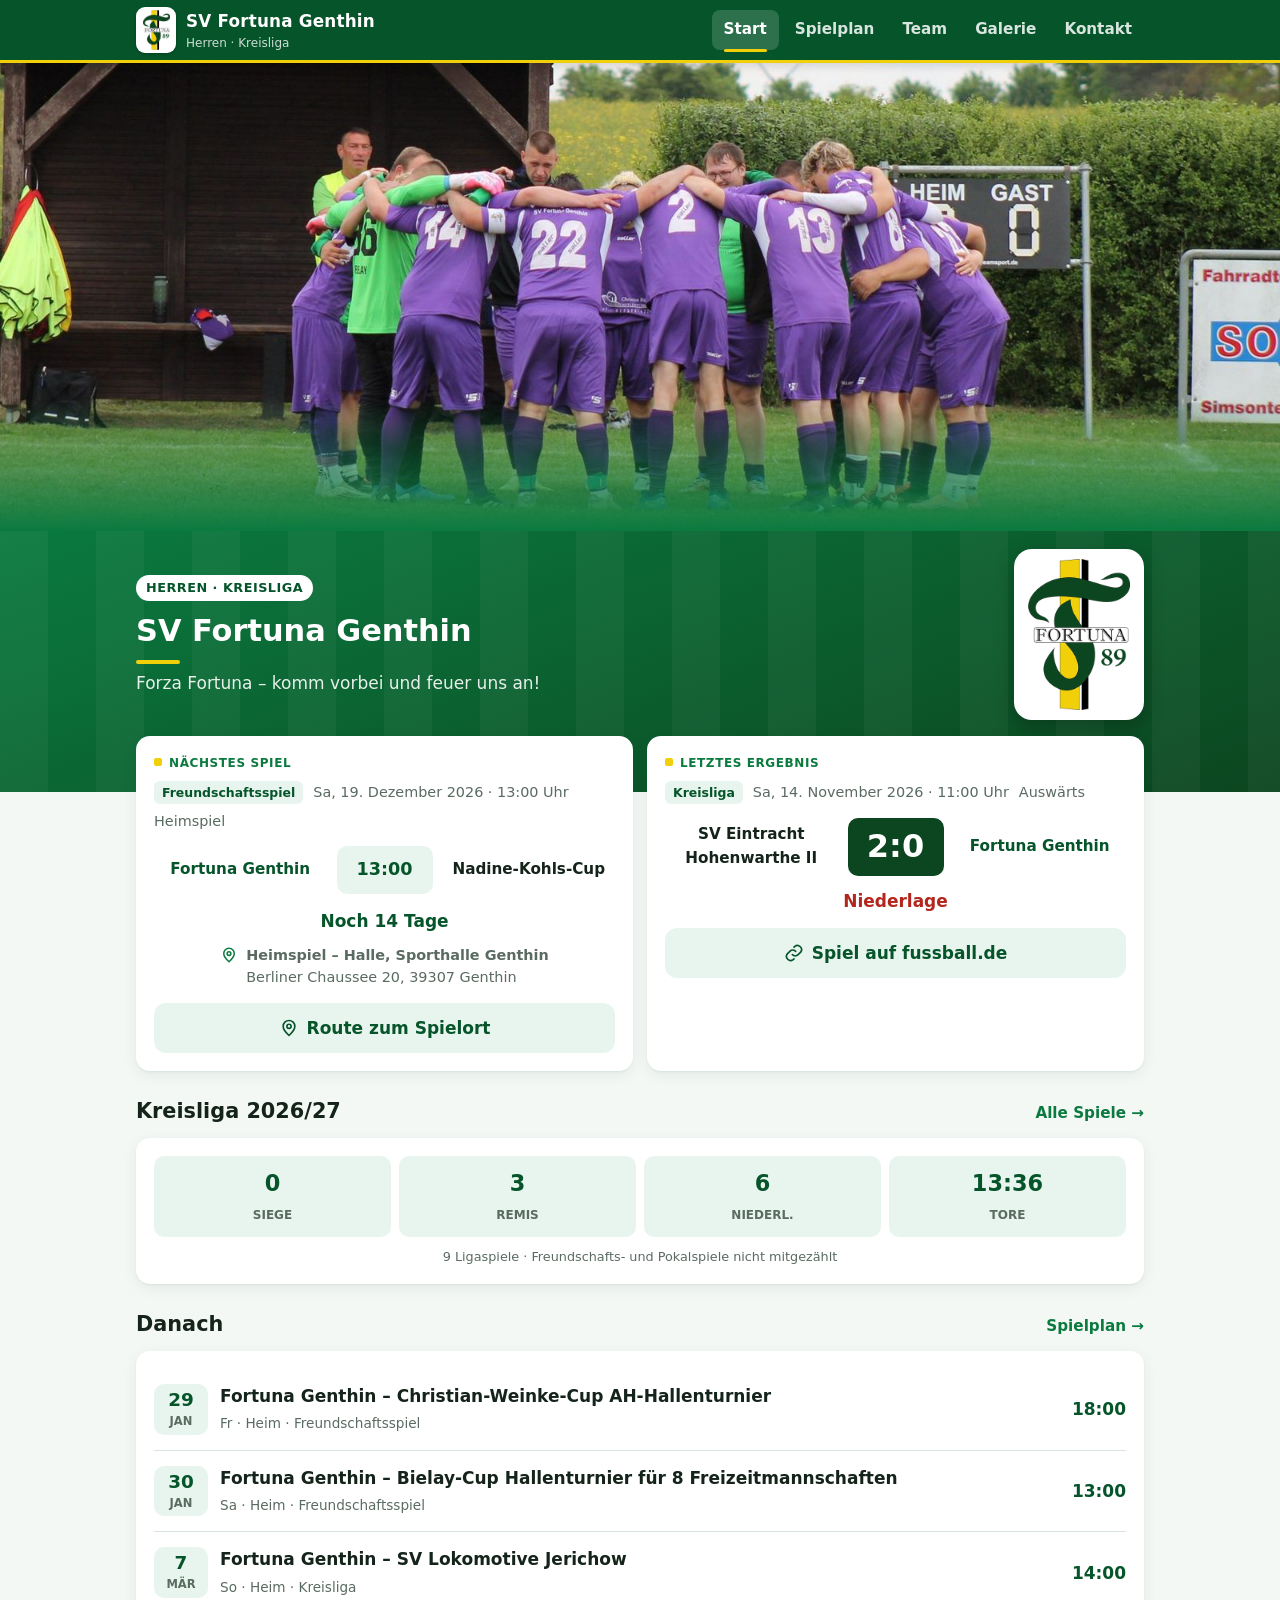
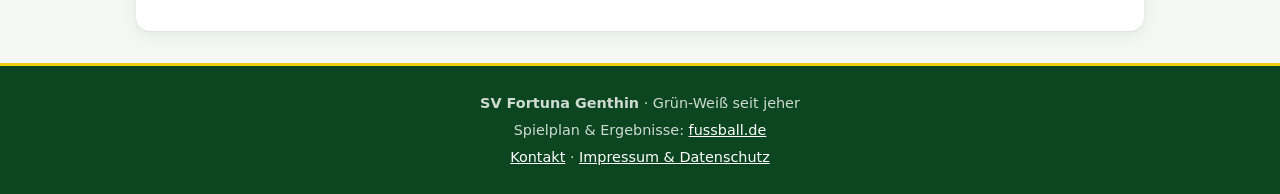
<file: index.html>
<!doctype html>
<html lang="de">
<head>
  <meta charset="utf-8">
  <meta name="viewport" content="width=device-width, initial-scale=1, viewport-fit=cover">
  <title>SV Fortuna Genthin – Herren Kreisliga</title>
  <meta name="description" content="SV Fortuna Genthin – Herrenmannschaft in der Kreisliga. Spielplan, Ergebnisse, Mannschaft, Fotos und Kontakt.">
  <meta name="theme-color" content="#05542a">
  <link rel="icon" href="bilder/favicon-48.png" type="image/png" sizes="48x48">
  <link rel="apple-touch-icon" href="bilder/apple-touch-icon.png">
  <link rel="preload" as="image" href="bilder/mannschaft-800.jpg" imagesrcset="bilder/mannschaft-800.jpg 800w, bilder/mannschaft-1600.jpg 1600w" imagesizes="100vw">
  <link rel="stylesheet" href="css/style.css">
</head>
<body data-seite="start">
  <figure class="teamfoto">
    <img src="bilder/mannschaft-800.jpg"
         srcset="bilder/mannschaft-800.jpg 800w, bilder/mannschaft-1600.jpg 1600w"
         sizes="100vw" width="1600" height="800" fetchpriority="high"
         alt="Die Herren des SV Fortuna Genthin im Mannschaftskreis vor dem Anpfiff">
  </figure>
  <div class="hero">
    <div class="container">
      <div class="hero-text">
      <span class="liga">Herren · Kreisliga</span>
      <h1>SV Fortuna Genthin</h1>
      <p>Forza Fortuna – komm vorbei und feuer uns an!</p>
      </div>
      <div class="hero-logo"><img src="bilder/logo.png" alt="Vereinslogo Fortuna 89" width="270" height="400"></div>
    </div>
  </div>
  <main class="container">
    <div id="inhalt"><p class="laden">Lädt …</p></div>
    <noscript><div class="fehler">Bitte JavaScript aktivieren, damit die Inhalte angezeigt werden.</div></noscript>
  </main>
  <script src="js/main.js" defer></script>
</body>
</html>
</file>
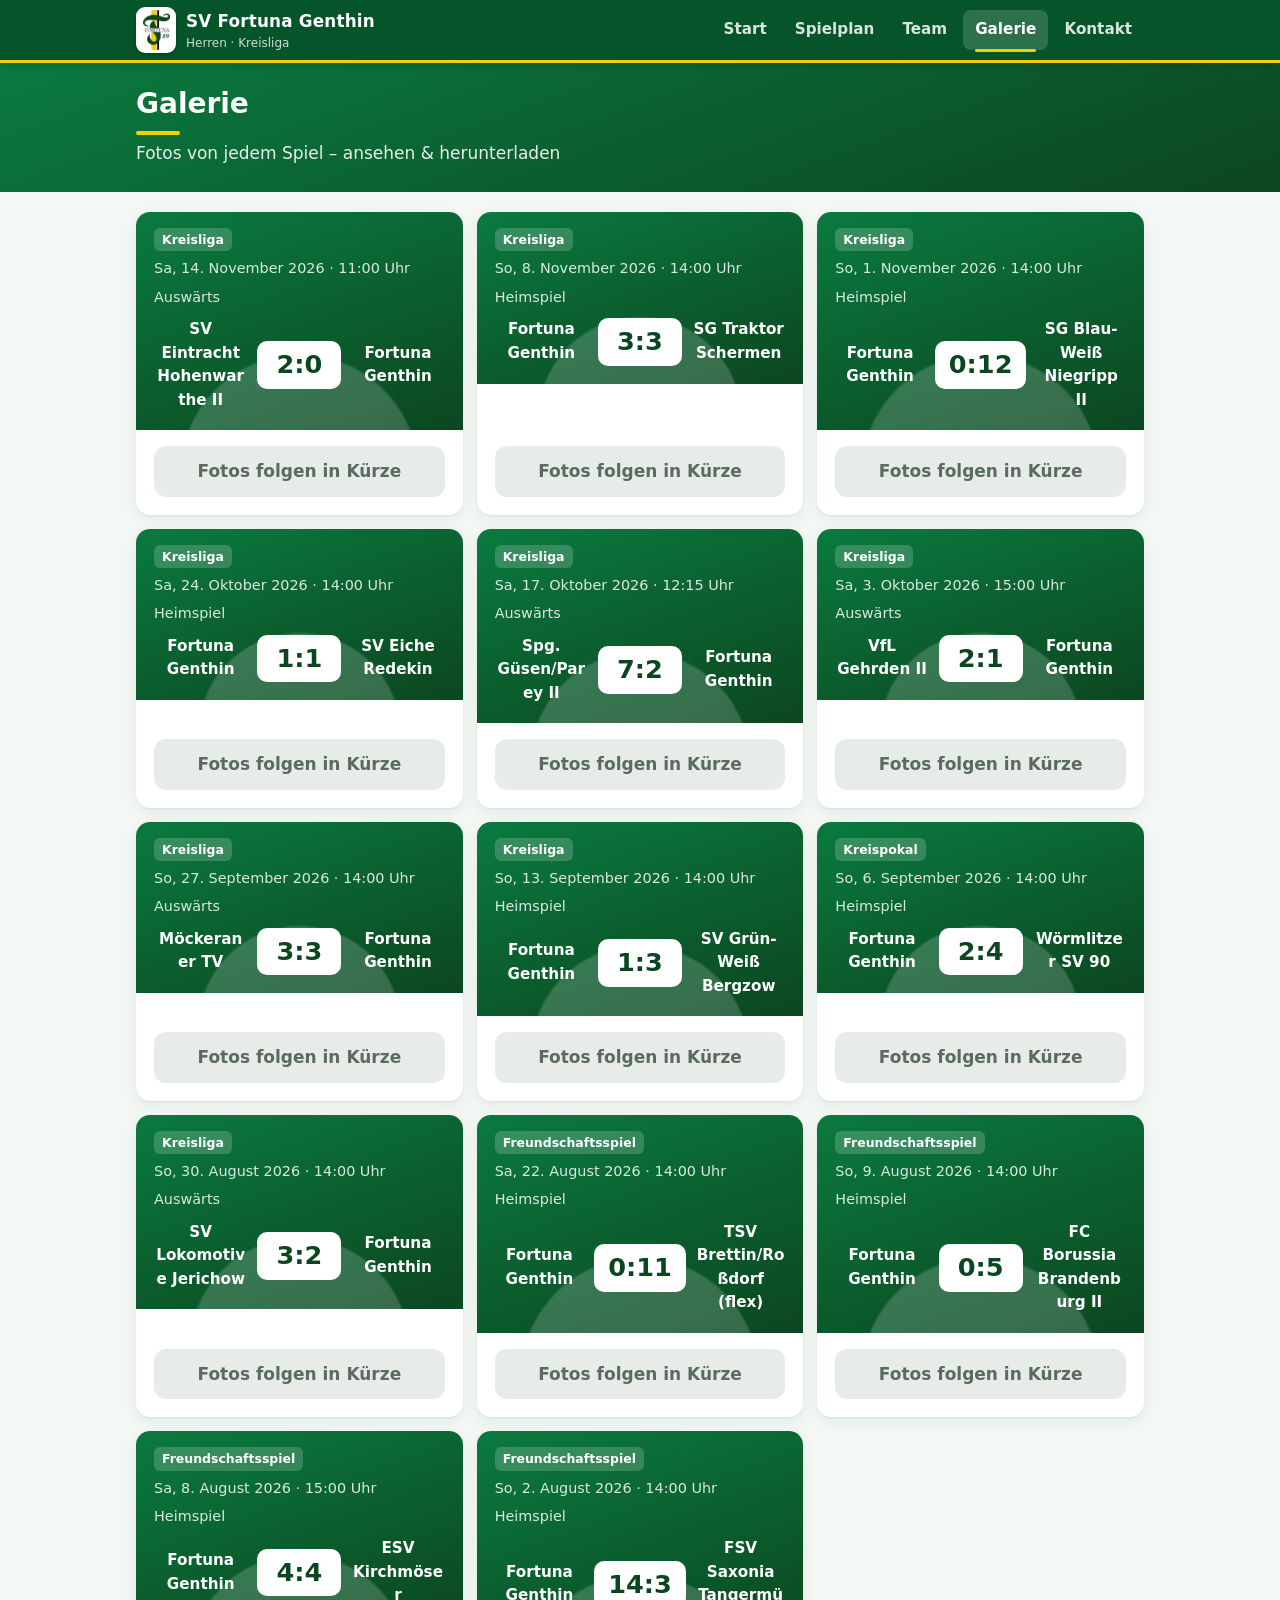
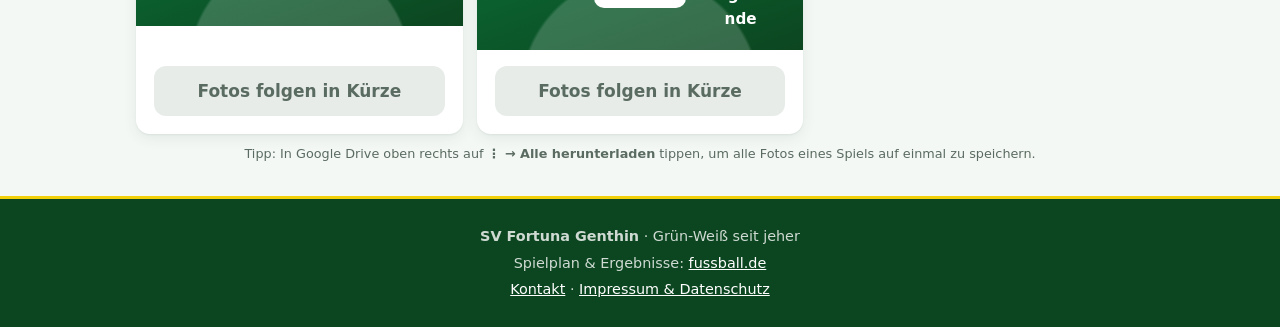
<file: galerie.html>
<!doctype html>
<html lang="de">
<head>
  <meta charset="utf-8">
  <meta name="viewport" content="width=device-width, initial-scale=1, viewport-fit=cover">
  <title>Galerie – SV Fortuna Genthin</title>
  <meta name="description" content="SV Fortuna Genthin – Herrenmannschaft in der Kreisliga. Spielplan, Ergebnisse, Mannschaft, Fotos und Kontakt.">
  <meta name="theme-color" content="#05542a">
  <link rel="icon" href="bilder/favicon-48.png" type="image/png" sizes="48x48">
  <link rel="apple-touch-icon" href="bilder/apple-touch-icon.png">
  <link rel="stylesheet" href="css/style.css">
</head>
<body data-seite="galerie">
  <div class="seitenkopf">
    <div class="container">
      <h1>Galerie</h1>
      <p>Fotos von jedem Spiel – ansehen & herunterladen</p>
    </div>
  </div>
  <main class="container">
    <div id="inhalt"><p class="laden">Lädt …</p></div>
    <noscript><div class="fehler">Bitte JavaScript aktivieren, damit die Inhalte angezeigt werden.</div></noscript>
  </main>
  <script src="js/main.js" defer></script>
</body>
</html>
</file>
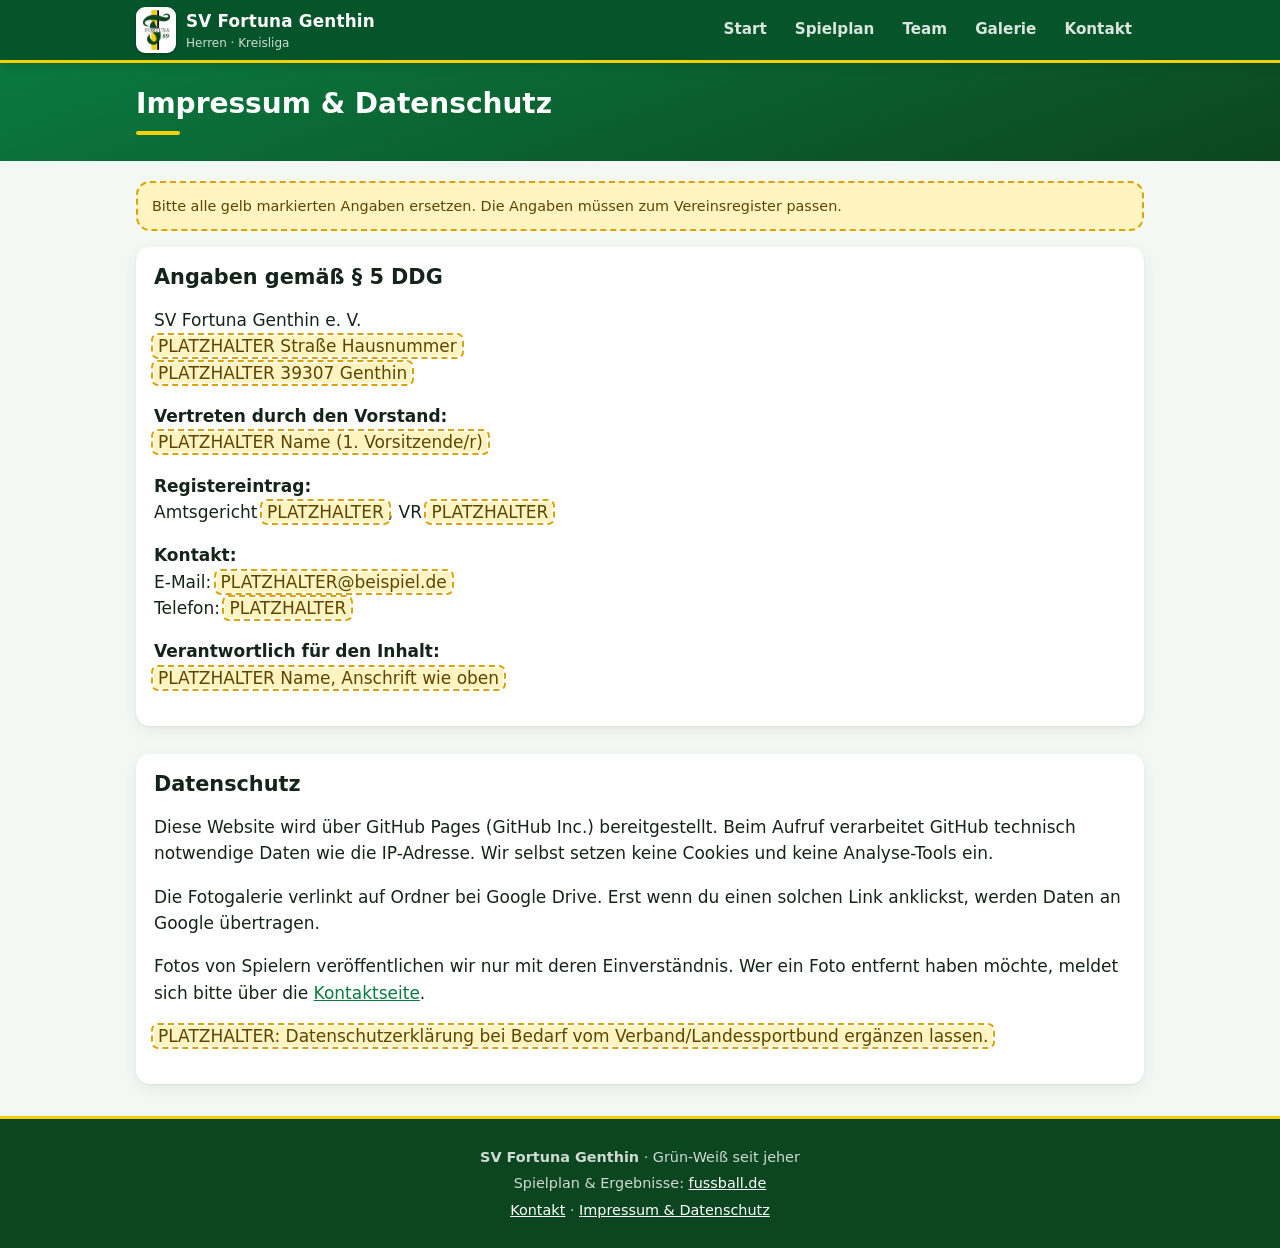
<file: impressum.html>
<!doctype html>
<html lang="de">
<head>
  <meta charset="utf-8">
  <meta name="viewport" content="width=device-width, initial-scale=1, viewport-fit=cover">
  <title>Impressum – SV Fortuna Genthin</title>
  <meta name="theme-color" content="#05542a">
  <meta name="robots" content="noindex">
  <link rel="icon" href="bilder/favicon-48.png" type="image/png" sizes="48x48">
  <link rel="apple-touch-icon" href="bilder/apple-touch-icon.png">
  <link rel="stylesheet" href="css/style.css">
</head>
<body data-seite="impressum">
  <div class="seitenkopf">
    <div class="container">
      <h1>Impressum &amp; Datenschutz</h1>
    </div>
  </div>
  <main class="container">
    <div class="hinweis-platzhalter">Bitte alle gelb markierten Angaben ersetzen. Die Angaben müssen zum Vereinsregister passen.</div>
    <section class="karte">
      <h2>Angaben gemäß § 5 DDG</h2>
      <p>SV Fortuna Genthin e.&nbsp;V.<br>
      <span class="platzhalter">PLATZHALTER Straße Hausnummer</span><br>
      <span class="platzhalter">PLATZHALTER 39307 Genthin</span></p>
      <p><strong>Vertreten durch den Vorstand:</strong><br>
      <span class="platzhalter">PLATZHALTER Name (1. Vorsitzende/r)</span></p>
      <p><strong>Registereintrag:</strong><br>
      Amtsgericht <span class="platzhalter">PLATZHALTER</span>, VR <span class="platzhalter">PLATZHALTER</span></p>
      <p><strong>Kontakt:</strong><br>
      E-Mail: <span class="platzhalter">PLATZHALTER@beispiel.de</span><br>
      Telefon: <span class="platzhalter">PLATZHALTER</span></p>
      <p><strong>Verantwortlich für den Inhalt:</strong><br>
      <span class="platzhalter">PLATZHALTER Name, Anschrift wie oben</span></p>
    </section>
    <section class="karte">
      <h2>Datenschutz</h2>
      <p>Diese Website wird über GitHub Pages (GitHub Inc.) bereitgestellt. Beim Aufruf verarbeitet GitHub technisch notwendige Daten wie die IP-Adresse. Wir selbst setzen keine Cookies und keine Analyse-Tools ein.</p>
      <p>Die Fotogalerie verlinkt auf Ordner bei Google Drive. Erst wenn du einen solchen Link anklickst, werden Daten an Google übertragen.</p>
      <p>Fotos von Spielern veröffentlichen wir nur mit deren Einverständnis. Wer ein Foto entfernt haben möchte, meldet sich bitte über die <a href="kontakt.html">Kontaktseite</a>.</p>
      <p><span class="platzhalter">PLATZHALTER: Datenschutzerklärung bei Bedarf vom Verband/Landessportbund ergänzen lassen.</span></p>
    </section>
  </main>
  <script src="js/main.js" defer></script>
</body>
</html>
</file>
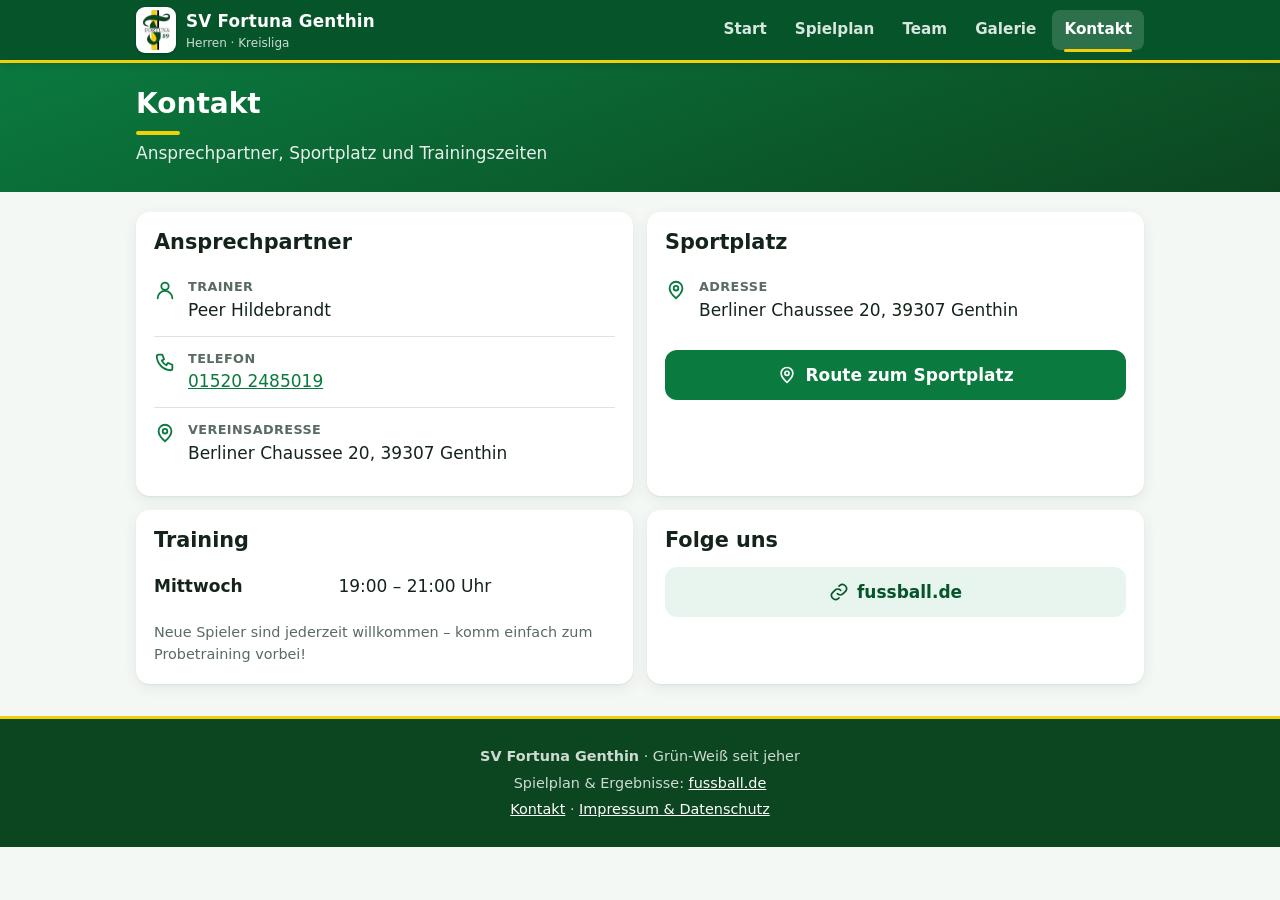
<file: kontakt.html>
<!doctype html>
<html lang="de">
<head>
  <meta charset="utf-8">
  <meta name="viewport" content="width=device-width, initial-scale=1, viewport-fit=cover">
  <title>Kontakt – SV Fortuna Genthin</title>
  <meta name="description" content="SV Fortuna Genthin – Herrenmannschaft in der Kreisliga. Spielplan, Ergebnisse, Mannschaft, Fotos und Kontakt.">
  <meta name="theme-color" content="#05542a">
  <link rel="icon" href="bilder/favicon-48.png" type="image/png" sizes="48x48">
  <link rel="apple-touch-icon" href="bilder/apple-touch-icon.png">
  <link rel="stylesheet" href="css/style.css">
</head>
<body data-seite="kontakt">
  <div class="seitenkopf">
    <div class="container">
      <h1>Kontakt</h1>
      <p>Ansprechpartner, Sportplatz und Trainingszeiten</p>
    </div>
  </div>
  <main class="container">
    <div id="inhalt"><p class="laden">Lädt …</p></div>
    <noscript><div class="fehler">Bitte JavaScript aktivieren, damit die Inhalte angezeigt werden.</div></noscript>
  </main>
  <script src="js/main.js" defer></script>
</body>
</html>
</file>
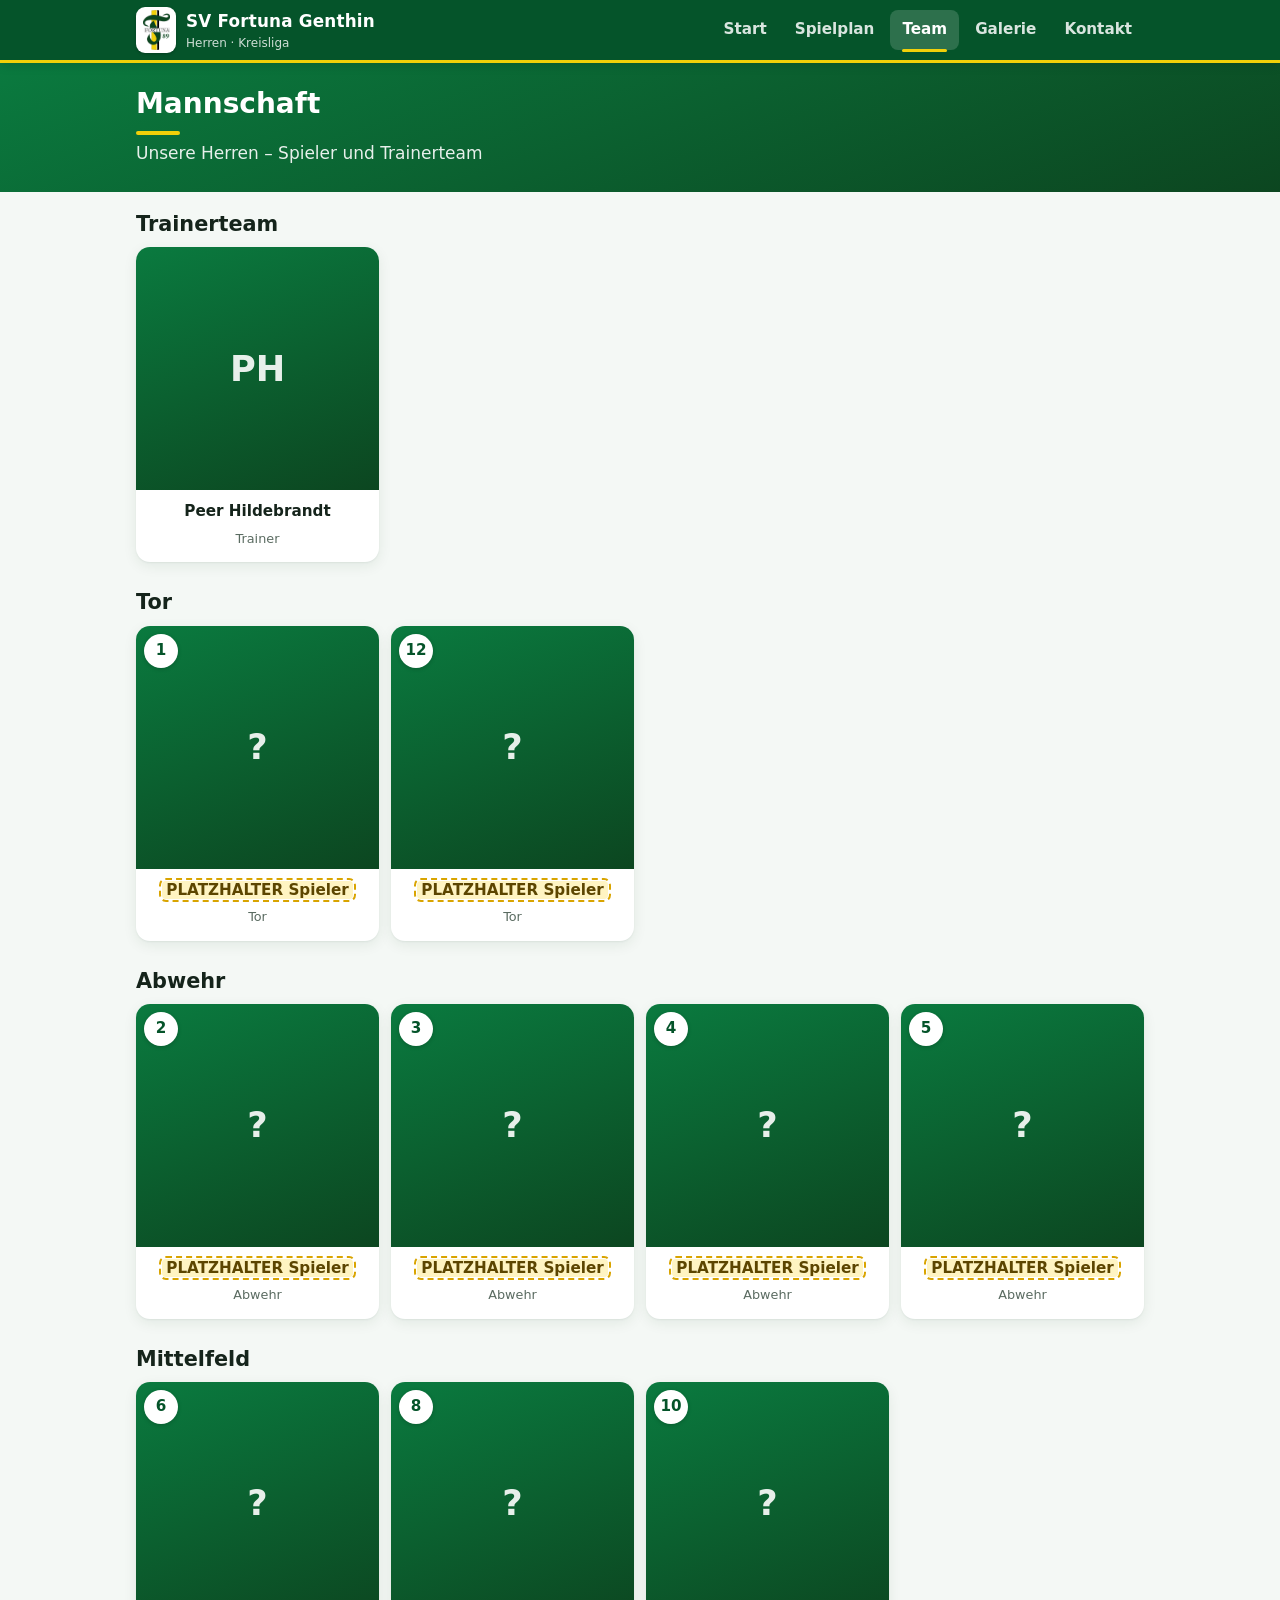
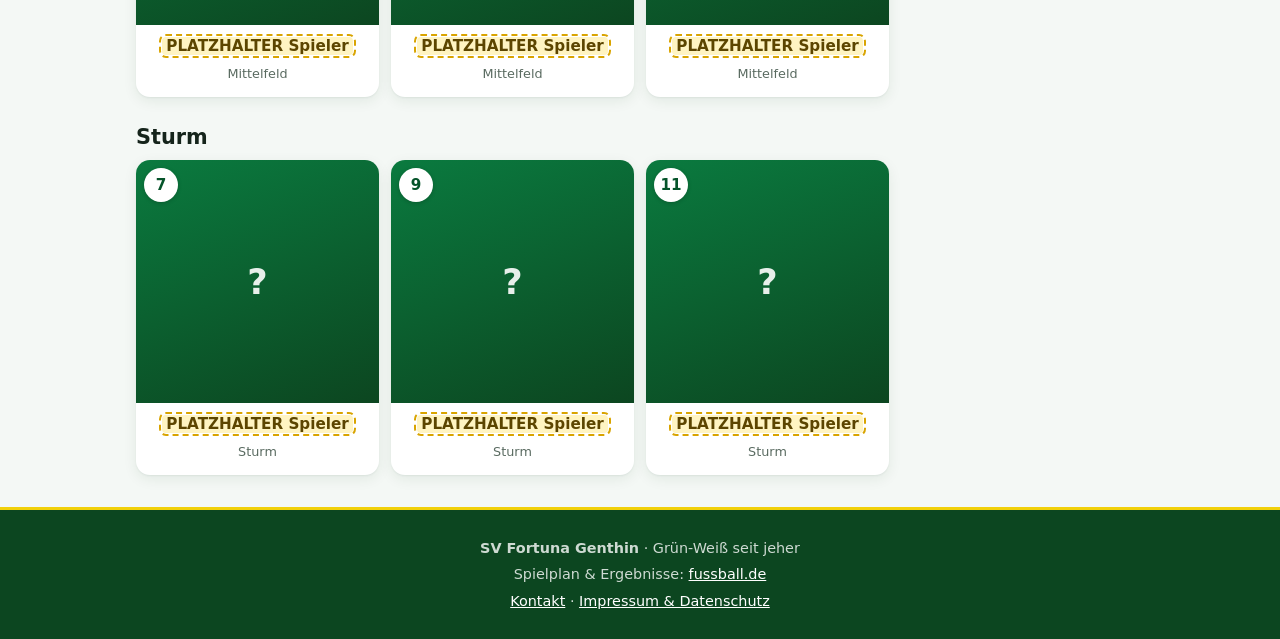
<file: mannschaft.html>
<!doctype html>
<html lang="de">
<head>
  <meta charset="utf-8">
  <meta name="viewport" content="width=device-width, initial-scale=1, viewport-fit=cover">
  <title>Mannschaft – SV Fortuna Genthin</title>
  <meta name="description" content="SV Fortuna Genthin – Herrenmannschaft in der Kreisliga. Spielplan, Ergebnisse, Mannschaft, Fotos und Kontakt.">
  <meta name="theme-color" content="#05542a">
  <link rel="icon" href="bilder/favicon-48.png" type="image/png" sizes="48x48">
  <link rel="apple-touch-icon" href="bilder/apple-touch-icon.png">
  <link rel="stylesheet" href="css/style.css">
</head>
<body data-seite="mannschaft">
  <div class="seitenkopf">
    <div class="container">
      <h1>Mannschaft</h1>
      <p>Unsere Herren – Spieler und Trainerteam</p>
    </div>
  </div>
  <main class="container">
    <div id="inhalt"><p class="laden">Lädt …</p></div>
    <noscript><div class="fehler">Bitte JavaScript aktivieren, damit die Inhalte angezeigt werden.</div></noscript>
  </main>
  <script src="js/main.js" defer></script>
</body>
</html>
</file>
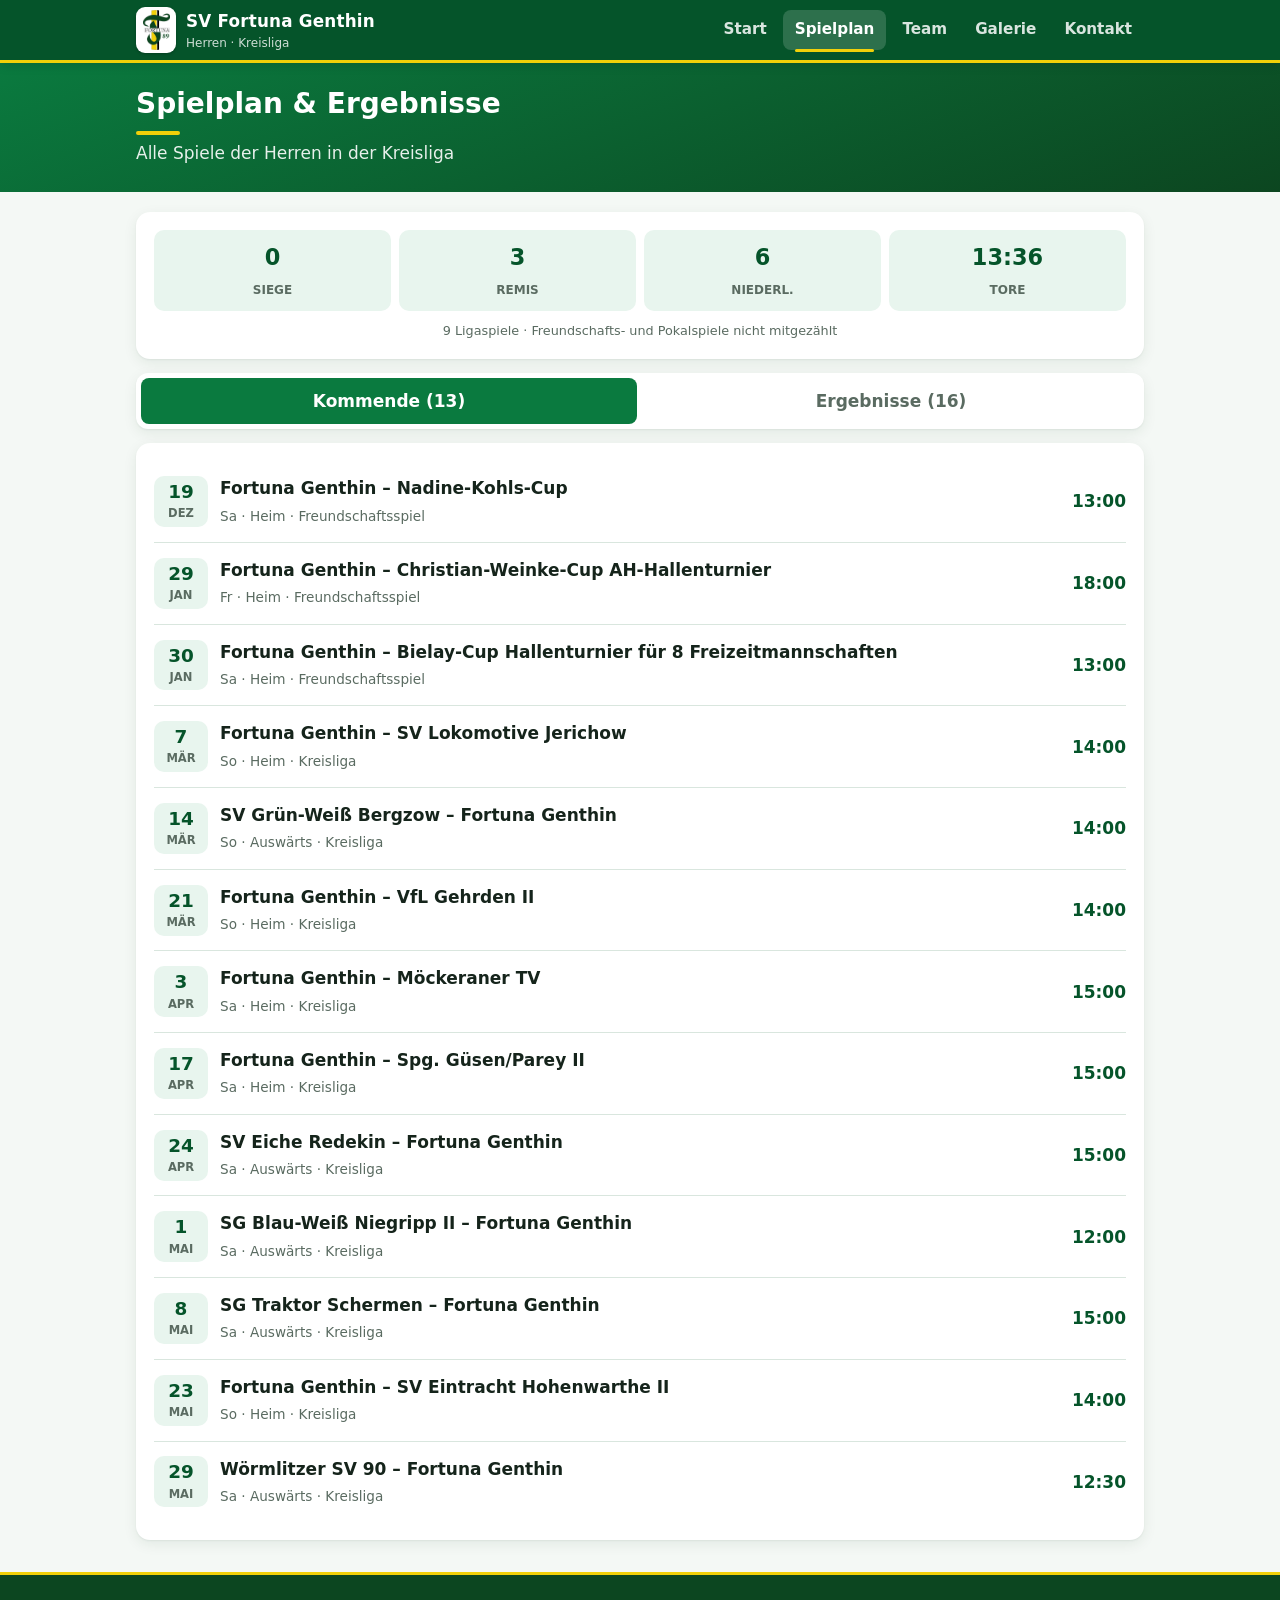
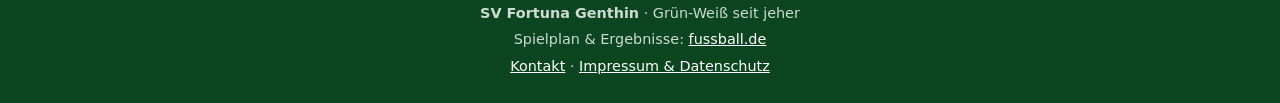
<file: spielplan.html>
<!doctype html>
<html lang="de">
<head>
  <meta charset="utf-8">
  <meta name="viewport" content="width=device-width, initial-scale=1, viewport-fit=cover">
  <title>Spielplan & Ergebnisse – SV Fortuna Genthin</title>
  <meta name="description" content="SV Fortuna Genthin – Herrenmannschaft in der Kreisliga. Spielplan, Ergebnisse, Mannschaft, Fotos und Kontakt.">
  <meta name="theme-color" content="#05542a">
  <link rel="icon" href="bilder/favicon-48.png" type="image/png" sizes="48x48">
  <link rel="apple-touch-icon" href="bilder/apple-touch-icon.png">
  <link rel="stylesheet" href="css/style.css">
</head>
<body data-seite="spielplan">
  <div class="seitenkopf">
    <div class="container">
      <h1>Spielplan & Ergebnisse</h1>
      <p>Alle Spiele der Herren in der Kreisliga</p>
    </div>
  </div>
  <main class="container">
    <div id="inhalt"><p class="laden">Lädt …</p></div>
    <noscript><div class="fehler">Bitte JavaScript aktivieren, damit die Inhalte angezeigt werden.</div></noscript>
  </main>
  <script src="js/main.js" defer></script>
</body>
</html>
</file>
<file: css/style.css>
/* SV Fortuna Genthin – Vereinsfarben Grün & Weiß */
:root {
  --gruen: #0a7a3f;
  --gruen-dunkel: #05542a;
  --gruen-tief: #0c4620;
  --gruen-hell: #e8f5ee;
  --weiss: #ffffff;
  --text: #15241b;
  --text-leise: #5a6b61;
  --rand: #d9e6de;
  --hintergrund: #f4f8f5;
  --sieg: #0a7a3f;
  --remis: #8a8f2a;
  --niederlage: #b3261e;
  --warn-bg: #fff4c2;
  --warn-rand: #d9a400;
  --radius: 14px;
  --schatten: 0 1px 2px rgba(3, 58, 29, .06), 0 4px 14px rgba(3, 58, 29, .08);
  --nav-hoehe: 64px;
}

* { box-sizing: border-box; }

html { -webkit-text-size-adjust: 100%; }

body {
  margin: 0;
  font-family: system-ui, -apple-system, "Segoe UI", Roboto, "Helvetica Neue", Arial, sans-serif;
  font-size: 17px;
  line-height: 1.55;
  color: var(--text);
  background: var(--hintergrund);
  padding-bottom: calc(var(--nav-hoehe) + env(safe-area-inset-bottom));
}

img { max-width: 100%; display: block; }
a { color: var(--gruen); }

h1, h2, h3 { line-height: 1.2; margin: 0 0 .5em; }
h1 { font-size: 1.75rem; }
h2 { font-size: 1.3rem; }
h3 { font-size: 1.05rem; }

.container { width: 100%; max-width: 1040px; margin: 0 auto; padding: 0 16px; }

/* ---------- Kopfzeile ---------- */
.kopf {
  background: var(--gruen-dunkel);
  color: var(--weiss);
  position: sticky;
  top: 0;
  z-index: 20;
  box-shadow: 0 2px 10px rgba(0,0,0,.15);
}
.kopf .container { display: flex; align-items: center; gap: 12px; min-height: 60px; }
.marke { display: flex; align-items: center; gap: 10px; color: inherit; text-decoration: none; }
.marke .logo-schild { flex: none; width: 40px; height: 46px; background: var(--weiss); border-radius: 9px; display: flex; align-items: center; justify-content: center; box-shadow: 0 1px 3px rgba(0,0,0,.25); }
.marke .logo-schild img { width: 27px; height: 40px; }
.marke strong { display: block; font-size: 1.05rem; letter-spacing: .2px; }
.marke small { display: block; font-size: .75rem; opacity: .8; }

/* Navigation: unten auf dem Handy, oben auf großen Bildschirmen */
.nav {
  position: fixed;
  left: 0; right: 0; bottom: 0;
  z-index: 30;
  background: var(--weiss);
  border-top: 1px solid var(--rand);
  display: grid;
  grid-template-columns: repeat(5, 1fr);
  height: calc(var(--nav-hoehe) + env(safe-area-inset-bottom));
  padding-bottom: env(safe-area-inset-bottom);
}
.nav a {
  display: flex; flex-direction: column; align-items: center; justify-content: center; gap: 2px;
  color: var(--text-leise);
  text-decoration: none;
  font-size: .7rem;
  font-weight: 600;
}
.nav svg { width: 24px; height: 24px; }
.nav a[aria-current="page"] { color: var(--gruen); }
.nav a[aria-current="page"] svg { stroke-width: 2.4; }

@media (min-width: 820px) {
  body { padding-bottom: 0; }
  .nav {
    position: static; display: flex; margin-left: auto; height: auto;
    background: transparent; border: 0; padding: 0; gap: 4px;
  }
  .nav a { flex-direction: row; color: rgba(255,255,255,.85); font-size: .95rem; padding: 8px 12px; border-radius: 8px; }
  .nav a:hover { background: rgba(255,255,255,.1); color: var(--weiss); }
  .nav a[aria-current="page"] { color: var(--weiss); background: rgba(255,255,255,.16); }
  .nav svg { display: none; }
}

/* ---------- Seitenkopf / Hero ---------- */
.hero {
  background:
    repeating-linear-gradient(90deg, rgba(255,255,255,.04) 0 48px, transparent 48px 96px),
    linear-gradient(160deg, var(--gruen) 0%, var(--gruen-tief) 100%);
  color: var(--weiss);
  padding: 32px 0 72px;
}
.hero h1 { font-size: 1.9rem; margin-bottom: .2em; }
.hero p { margin: 0; opacity: .9; }
.hero .liga { display: inline-block; background: var(--weiss); color: var(--gruen-dunkel); font-weight: 700; font-size: .8rem; padding: 3px 10px; border-radius: 99px; margin-bottom: 12px; text-transform: uppercase; letter-spacing: .5px; }

.seitenkopf { background: linear-gradient(160deg, var(--gruen) 0%, var(--gruen-tief) 100%); color: var(--weiss); padding: 24px 0 26px; }
.seitenkopf h1 { margin: 0; }
.seitenkopf p { margin: .3em 0 0; opacity: .9; }

main.container { padding-top: 20px; padding-bottom: 32px; }
.hero + main.container { margin-top: -56px; padding-top: 0; }

section + section { margin-top: 28px; }
.abschnitt-kopf { display: flex; align-items: baseline; justify-content: space-between; gap: 12px; margin-bottom: 12px; }
.abschnitt-kopf h2 { margin: 0; }
.abschnitt-kopf a { font-weight: 600; font-size: .95rem; text-decoration: none; }

/* ---------- Karten ---------- */
.karte {
  background: var(--weiss);
  border-radius: var(--radius);
  box-shadow: var(--schatten);
  padding: 18px;
}
.raster { display: grid; gap: 14px; }
@media (min-width: 640px) { .raster-2 { grid-template-columns: repeat(2, 1fr); } }
@media (min-width: 640px) { .raster-3 { grid-template-columns: repeat(2, 1fr); } }
@media (min-width: 960px) { .raster-3 { grid-template-columns: repeat(3, 1fr); } }

.etikett { font-size: .75rem; font-weight: 700; text-transform: uppercase; letter-spacing: .6px; color: var(--gruen); margin: 0 0 8px; }

/* Spielanzeige (Heim – Gast) */
.spiel-kopf { display: flex; flex-wrap: wrap; gap: 6px 10px; align-items: center; color: var(--text-leise); font-size: .9rem; margin-bottom: 14px; }
.spiel-kopf .wettbewerb { background: var(--gruen-hell); color: var(--gruen-dunkel); font-weight: 700; padding: 2px 8px; border-radius: 6px; font-size: .78rem; }
.paarung { display: grid; grid-template-columns: 1fr auto 1fr; align-items: center; gap: 10px; text-align: center; }
.team { font-weight: 700; font-size: .95rem; overflow-wrap: break-word; hyphens: auto; min-width: 0; }
.team.wir { color: var(--gruen-dunkel); }
.stand {
  font-size: 2rem; font-weight: 800; font-variant-numeric: tabular-nums;
  background: var(--gruen-tief); color: var(--weiss);
  border-radius: 10px; padding: 4px 14px; min-width: 96px;
}
.stand.offen { font-size: 1.1rem; background: var(--gruen-hell); color: var(--gruen-dunkel); padding: 10px 14px; }
.countdown { text-align: center; margin: 14px 0 0; font-weight: 600; color: var(--gruen-dunkel); }
.ergebnis-hinweis { text-align: center; margin: 12px 0 0; font-weight: 700; }

/* Sieg / Remis / Niederlage */
.marker { display: inline-flex; align-items: center; justify-content: center; width: 26px; height: 26px; border-radius: 6px; color: var(--weiss); font-weight: 800; font-size: .8rem; flex: none; }
.marker.s { background: var(--sieg); }
.marker.u { background: var(--remis); }
.marker.n { background: var(--niederlage); }
.text-s { color: var(--sieg); }
.text-u { color: var(--remis); }
.text-n { color: var(--niederlage); }

/* Bilanz */
.bilanz { display: grid; grid-template-columns: repeat(4, 1fr); gap: 8px; text-align: center; }
.bilanz div { background: var(--gruen-hell); border-radius: 10px; padding: 10px 4px; }
.bilanz b { display: block; font-size: 1.4rem; color: var(--gruen-dunkel); font-variant-numeric: tabular-nums; }
.bilanz span { font-size: .75rem; color: var(--text-leise); font-weight: 600; text-transform: uppercase; }

/* Spielliste */
.liste { list-style: none; margin: 0; padding: 0; }
.zeile { display: flex; align-items: center; gap: 12px; padding: 14px 0; border-bottom: 1px solid var(--rand); }
.zeile:last-child { border-bottom: 0; }
.zeile .datum { flex: none; width: 54px; text-align: center; background: var(--gruen-hell); border-radius: 10px; padding: 6px 0; line-height: 1.1; }
.zeile .datum b { display: block; font-size: 1.15rem; color: var(--gruen-dunkel); }
.zeile .datum small { font-size: .72rem; text-transform: uppercase; color: var(--text-leise); font-weight: 700; }
.zeile .info { flex: 1; min-width: 0; }
.zeile .info strong { display: block; overflow-wrap: break-word; }
.zeile .info small { color: var(--text-leise); font-size: .85rem; }
.zeile .resultat { flex: none; font-weight: 800; font-size: 1.15rem; font-variant-numeric: tabular-nums; display: flex; align-items: center; gap: 8px; }
.zeile .uhr { flex: none; font-weight: 700; color: var(--gruen-dunkel); }

/* Reiter */
.reiter { display: flex; gap: 6px; background: var(--weiss); padding: 5px; border-radius: 12px; box-shadow: var(--schatten); margin-bottom: 14px; }
.reiter button {
  flex: 1; border: 0; background: transparent; font: inherit; font-weight: 700; color: var(--text-leise);
  padding: 10px; border-radius: 8px; cursor: pointer;
}
.reiter button[aria-selected="true"] { background: var(--gruen); color: var(--weiss); }

/* ---------- Galerie ---------- */
.galerie-karte { display: flex; flex-direction: column; padding: 0; overflow: hidden; }
.galerie-karte .oben {
  background:
    radial-gradient(circle at 50% 120%, rgba(255,255,255,.18) 0 38%, transparent 39%),
    linear-gradient(160deg, var(--gruen) 0%, var(--gruen-tief) 100%);
  color: var(--weiss); padding: 16px 18px 18px;
}
.galerie-karte .oben .spiel-kopf { color: rgba(255,255,255,.85); margin-bottom: 10px; }
.galerie-karte .oben .spiel-kopf .wettbewerb { background: rgba(255,255,255,.18); color: var(--weiss); }
.galerie-karte .oben .team.wir { color: var(--weiss); }
.galerie-karte .oben .stand { background: var(--weiss); color: var(--gruen-tief); font-size: 1.6rem; min-width: 84px; }
.galerie-karte .unten { padding: 16px 18px 18px; margin-top: auto; }

/* ---------- Buttons ---------- */
.button {
  display: flex; align-items: center; justify-content: center; gap: 8px;
  width: 100%; min-height: 48px; padding: 12px 16px;
  border-radius: 12px; border: 0;
  background: var(--gruen); color: var(--weiss);
  font: inherit; font-weight: 700; text-decoration: none; text-align: center;
  cursor: pointer; transition: background .15s;
}
.button:hover, .button:focus-visible { background: var(--gruen-dunkel); }
.button svg { width: 20px; height: 20px; flex: none; }
.button.zweit { background: var(--gruen-hell); color: var(--gruen-dunkel); }
.button.zweit:hover { background: #d4ecdf; }
.button[aria-disabled="true"] { background: #e7ece9; color: var(--text-leise); cursor: default; }
.buttons { display: grid; gap: 10px; margin-top: 14px; }

:focus-visible { outline: 3px solid #7fd1a4; outline-offset: 2px; }

/* ---------- Mannschaft ---------- */
.spieler-raster { display: grid; grid-template-columns: repeat(2, 1fr); gap: 12px; }
@media (min-width: 640px) { .spieler-raster { grid-template-columns: repeat(3, 1fr); } }
@media (min-width: 960px) { .spieler-raster { grid-template-columns: repeat(4, 1fr); } }
.spieler { padding: 0; overflow: hidden; text-align: center; }
.spieler .bild {
  position: relative; aspect-ratio: 1 / 1; background: linear-gradient(160deg, var(--gruen) 0%, var(--gruen-tief) 100%);
  display: flex; align-items: center; justify-content: center; color: rgba(255,255,255,.9); font-size: 2.2rem; font-weight: 800;
}
.spieler .bild img { width: 100%; height: 100%; object-fit: cover; }
.spieler .nummer {
  position: absolute; top: 8px; left: 8px; background: var(--weiss); color: var(--gruen-dunkel);
  font-weight: 800; font-size: .95rem; min-width: 34px; height: 34px; border-radius: 99px;
  display: flex; align-items: center; justify-content: center; padding: 0 6px; box-shadow: 0 1px 4px rgba(0,0,0,.2);
}
.spieler .name { padding: 10px 8px 12px; }
.spieler .name strong { display: block; font-size: .95rem; overflow-wrap: anywhere; }
.spieler .name small { color: var(--text-leise); font-size: .8rem; }

/* ---------- Kontakt ---------- */
.kontakt-liste { list-style: none; margin: 0; padding: 0; }
.kontakt-liste li { display: flex; gap: 12px; padding: 12px 0; border-bottom: 1px solid var(--rand); }
.kontakt-liste li:last-child { border-bottom: 0; }
.kontakt-liste svg { width: 22px; height: 22px; flex: none; color: var(--gruen); margin-top: 2px; }
.kontakt-liste small { display: block; color: var(--text-leise); font-size: .8rem; font-weight: 600; text-transform: uppercase; letter-spacing: .4px; }
.kontakt-liste a { overflow-wrap: anywhere; }
.training { width: 100%; border-collapse: collapse; }
.training td { padding: 10px 0; border-bottom: 1px solid var(--rand); }
.training tr:last-child td { border-bottom: 0; }
.training td:first-child { font-weight: 700; width: 40%; }

/* ---------- Platzhalter deutlich markieren ---------- */
.platzhalter {
  background: var(--warn-bg);
  color: #5c4500;
  outline: 2px dashed var(--warn-rand);
  outline-offset: 1px;
  border-radius: 4px;
  padding: 0 4px;
}
.hinweis-platzhalter {
  background: var(--warn-bg); border: 2px dashed var(--warn-rand); color: #5c4500;
  border-radius: var(--radius); padding: 12px 14px; font-size: .9rem; margin-bottom: 16px;
}

/* ---------- Zustände ---------- */
.leer { color: var(--text-leise); text-align: center; padding: 18px 0; margin: 0; }
.fehler {
  background: #fdecea; border: 1px solid #f3b8b3; color: #7a1610;
  border-radius: var(--radius); padding: 14px 16px;
}
.fehler code { background: rgba(0,0,0,.06); padding: 1px 5px; border-radius: 4px; }
.laden { color: var(--text-leise); padding: 18px 0; text-align: center; }

/* ---------- Fußzeile ---------- */
.fuss { background: var(--gruen-tief); color: rgba(255,255,255,.8); padding: 22px 0; font-size: .9rem; text-align: center; }
.fuss a { color: var(--weiss); }
.fuss p { margin: .3em 0; }

@media (prefers-reduced-motion: reduce) { * { transition: none !important; } }

/* Abstände in Rastern */
.raster > section + section { margin-top: 0; }
.raster + section, .hinweis-platzhalter + .raster { margin-top: 28px; }
.hinweis-platzhalter + .raster { margin-top: 0; }

/* Hero mit Logo */
.hero .container { display: flex; align-items: center; gap: 16px; }
.hero .hero-text { flex: 1; min-width: 0; }
.hero-logo { flex: none; width: 92px; background: var(--weiss); border-radius: 18px; padding: 10px 14px; box-shadow: 0 6px 20px rgba(0,0,0,.25); }
.hero-logo img { width: 100%; height: auto; }
@media (min-width: 640px) { .hero-logo { width: 130px; } }

/* fussball.de-Daten */
.status { flex: none; font-size: .8rem; font-weight: 700; color: var(--text-leise); background: #eef1ef; padding: 4px 8px; border-radius: 6px; }
.zeile.abgesagt .info strong { text-decoration: line-through; color: var(--text-leise); }
.zeile .info a { color: inherit; text-decoration: none; }
.zeile .info a:hover { text-decoration: underline; }
.spielort { display: flex; gap: 8px; align-items: flex-start; justify-content: center; text-align: left; color: var(--text-leise); font-size: .9rem; margin: 10px 0 0; }
.spielort svg { width: 18px; height: 18px; flex: none; margin-top: 2px; color: var(--gruen); }
.bilanz-hinweis { grid-column: 1 / -1; margin: 10px 0 0; font-size: .8rem; color: var(--text-leise); text-align: center; }

/* ---------- Gelbe Akzente aus dem Vereinslogo (sparsam, nur Schmuck) ---------- */
:root { --gelb: #f1d009; }
.kopf { border-bottom: 3px solid var(--gelb); }
.hero h1::after, .seitenkopf h1::after {
  content: ""; display: block; width: 44px; height: 4px; margin-top: 10px;
  background: var(--gelb); border-radius: 2px;
}
.nav a[aria-current="page"] { position: relative; }
.nav a[aria-current="page"]::before {
  content: ""; position: absolute; top: 0; left: 30%; right: 30%; height: 3px;
  background: var(--gelb); border-radius: 0 0 3px 3px;
}
@media (min-width: 820px) {
  .nav a[aria-current="page"]::before { top: auto; bottom: -2px; left: 12px; right: 12px; border-radius: 3px; }
}
.etikett::before {
  content: ""; display: inline-block; width: 8px; height: 8px; margin-right: 7px;
  background: var(--gelb); border-radius: 2px; vertical-align: 1px;
}
.fuss { border-top: 3px solid var(--gelb); }
:focus-visible { outline-color: var(--gelb); }

/* ---------- Mannschaftsfoto auf der Startseite ---------- */
.teamfoto { position: relative; margin: 0; background: var(--gruen-tief); }
.teamfoto img {
  width: 100%; height: auto; aspect-ratio: 3 / 2; object-fit: cover; object-position: 50% 60%;
}
.teamfoto::after { /* weicher Übergang ins Grün darunter */
  content: ""; position: absolute; left: 0; right: 0; bottom: 0; height: 28%;
  background: linear-gradient(to bottom, transparent, var(--gruen));
  pointer-events: none;
}
.teamfoto + .hero { padding-top: 18px; }
@media (min-width: 640px) {
  .teamfoto img { aspect-ratio: auto; height: min(52vh, 480px); }
}

/* Galerie: Fotos direkt anzeigen */
.galerie-karte .unten { display: flex; flex-direction: column; gap: 8px; }
.galerie-karte .unten .button { width: 100%; justify-content: center; }
button.button { font: inherit; cursor: pointer; }
.drive-ordner { width: 100%; height: 340px; border: 1px solid var(--rand, #dde5df); border-radius: 10px; background: #fff; }
</file>
